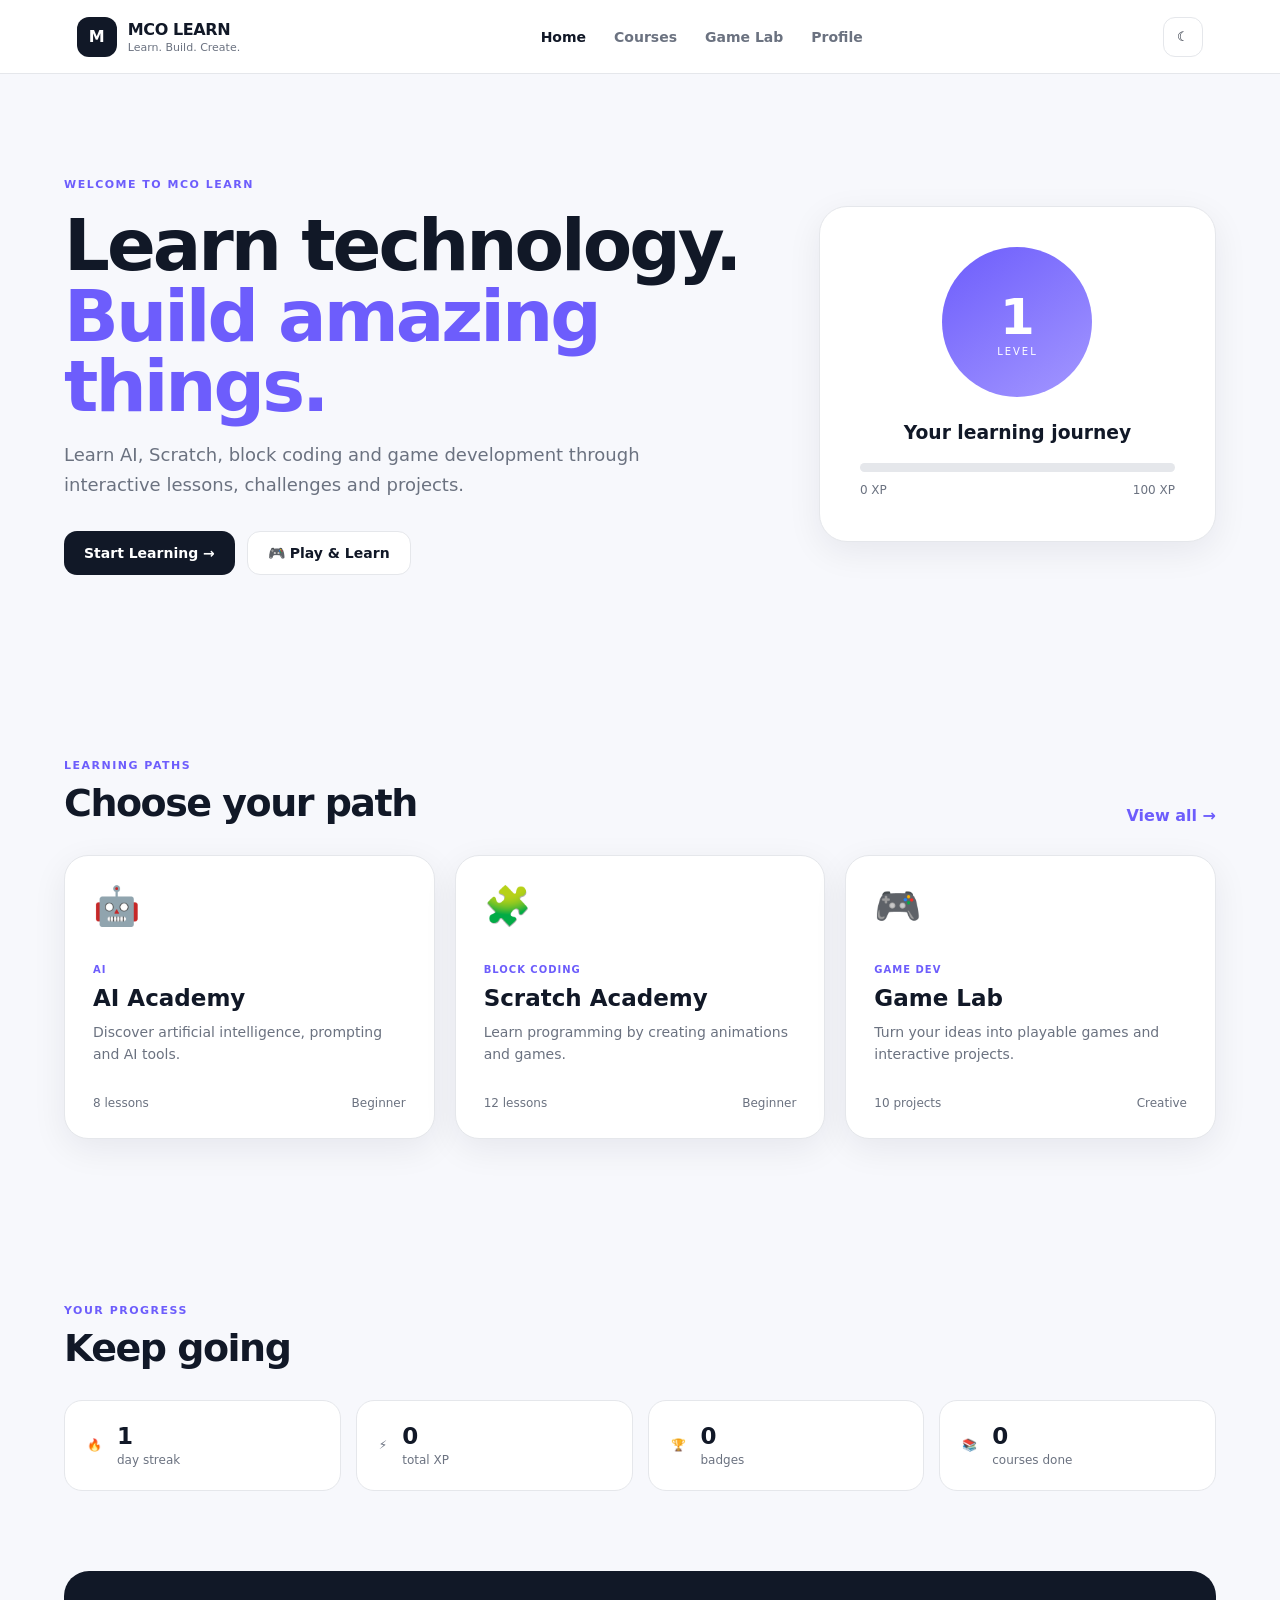
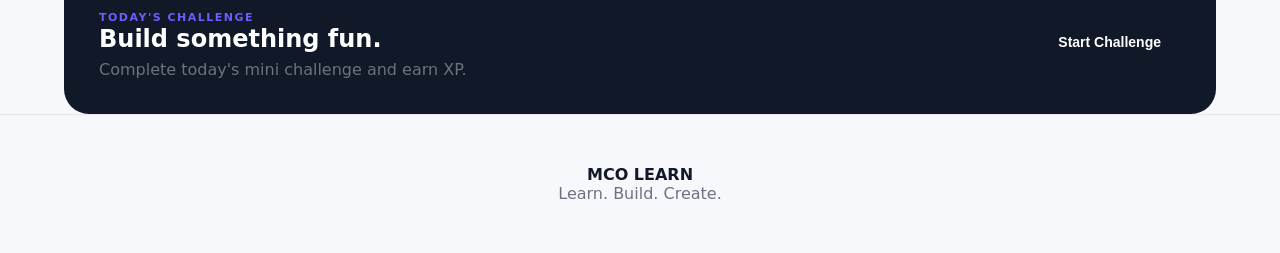
<file: index.html>
<!DOCTYPE html>
<html lang="en">
<head>
  <meta charset="UTF-8">
  <meta name="viewport" content="width=device-width, initial-scale=1.0">

  <title>MCO LEARN</title>

  <link rel="stylesheet" href="style.css">
</head>

<body>

<header class="navbar">

  <div class="brand">
    <div class="brand-icon">M</div>

    <div>
      <strong>MCO LEARN</strong>
      <span>Learn. Build. Create.</span>
    </div>
  </div>

  <nav>
    <a class="active" href="index.html">Home</a>
    <a href="courses.html">Courses</a>
    <a href="games.html">Game Lab</a>
    <a href="profile.html">Profile</a>
  </nav>

  <button id="themeBtn" class="icon-btn">☾</button>

</header>


<main class="container">

  <section class="hero">

    <div class="hero-content">

      <span class="eyebrow">WELCOME TO MCO LEARN</span>

      <h1>
        Learn technology.
        <br>
        <span>Build amazing things.</span>
      </h1>

      <p>
        Learn AI, Scratch, block coding and game development
        through interactive lessons, challenges and projects.
      </p>

      <div class="hero-buttons">
        <a href="courses.html" class="primary-btn">
          Start Learning →
        </a>

        <a href="games.html" class="secondary-btn">
          🎮 Play & Learn
        </a>
      </div>

    </div>


    <div class="hero-card">

      <div class="level-circle">
        <span id="levelNumber">1</span>
        <small>LEVEL</small>
      </div>

      <h3>Your learning journey</h3>

      <div class="progress">
        <div id="xpBar"></div>
      </div>

      <p>
        <span id="xpText">0 XP</span>
        <span>100 XP</span>
      </p>

    </div>

  </section>



  <section class="section">

    <div class="section-heading">

      <div>
        <span class="eyebrow">LEARNING PATHS</span>
        <h2>Choose your path</h2>
      </div>

      <a href="courses.html">View all →</a>

    </div>


    <div class="course-grid">

      <article class="course-card ai">

        <div class="course-icon">🤖</div>

        <span class="tag">AI</span>

        <h3>AI Academy</h3>

        <p>
          Discover artificial intelligence,
          prompting and AI tools.
        </p>

        <div class="course-bottom">
          <span>8 lessons</span>
          <span>Beginner</span>
        </div>

      </article>


      <article class="course-card scratch">

        <div class="course-icon">🧩</div>

        <span class="tag">BLOCK CODING</span>

        <h3>Scratch Academy</h3>

        <p>
          Learn programming by creating
          animations and games.
        </p>

        <div class="course-bottom">
          <span>12 lessons</span>
          <span>Beginner</span>
        </div>

      </article>


      <article class="course-card games">

        <div class="course-icon">🎮</div>

        <span class="tag">GAME DEV</span>

        <h3>Game Lab</h3>

        <p>
          Turn your ideas into playable
          games and interactive projects.
        </p>

        <div class="course-bottom">
          <span>10 projects</span>
          <span>Creative</span>
        </div>

      </article>

    </div>

  </section>



  <section class="section">

    <div class="section-heading">

      <div>
        <span class="eyebrow">YOUR PROGRESS</span>
        <h2>Keep going</h2>
      </div>

    </div>


    <div class="stats-grid">

      <div class="stat-card">

        <span class="stat-icon">🔥</span>

        <div>
          <strong id="streak">1</strong>
          <span>day streak</span>
        </div>

      </div>


      <div class="stat-card">

        <span class="stat-icon">⚡</span>

        <div>
          <strong id="totalXP">0</strong>
          <span>total XP</span>
        </div>

      </div>


      <div class="stat-card">

        <span class="stat-icon">🏆</span>

        <div>
          <strong id="badges">0</strong>
          <span>badges</span>
        </div>

      </div>


      <div class="stat-card">

        <span class="stat-icon">📚</span>

        <div>
          <strong>0</strong>
          <span>courses done</span>
        </div>

      </div>

    </div>

  </section>



  <section class="section challenge">

    <div>

      <span class="eyebrow">TODAY'S CHALLENGE</span>

      <h2>Build something fun.</h2>

      <p>
        Complete today's mini challenge and earn XP.
      </p>

    </div>

    <button class="primary-btn" onclick="completeChallenge()">
      Start Challenge
    </button>

  </section>

</main>


<footer>

  <strong>MCO LEARN</strong>

  <p>
    Learn. Build. Create.
  </p>

</footer>


<script src="app.js"></script>

</body>
</html>
</file>
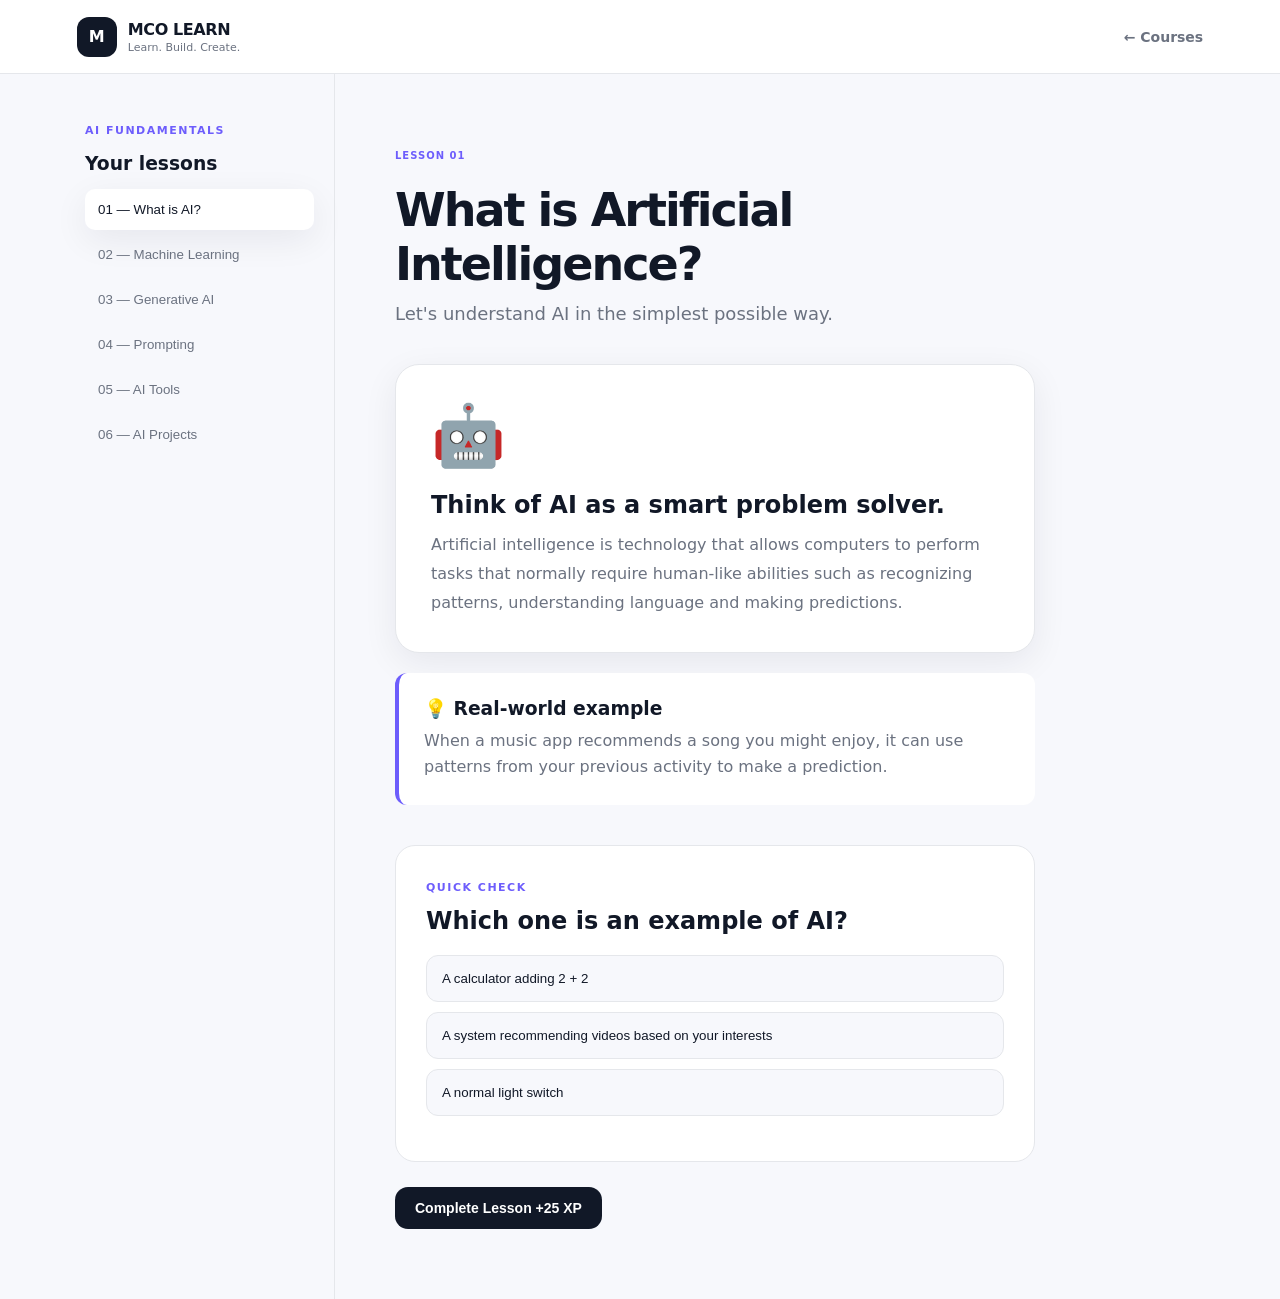
<file: course.html>
<!DOCTYPE html>
<html lang="en">

<head>

<meta charset="UTF-8">
<meta name="viewport" content="width=device-width, initial-scale=1.0">

<title>Lesson — MCO LEARN</title>

<link rel="stylesheet" href="style.css">

</head>


<body>

<header class="navbar">

<div class="brand">

<div class="brand-icon">M</div>

<div>
<strong>MCO LEARN</strong>
<span>Learn. Build. Create.</span>
</div>

</div>

<a href="courses.html" class="back">
← Courses
</a>

</header>


<main class="lesson-layout">


<aside class="lesson-sidebar">

<span class="eyebrow">AI FUNDAMENTALS</span>

<h3>Your lessons</h3>

<button class="lesson active">
01 — What is AI?
</button>

<button class="lesson">
02 — Machine Learning
</button>

<button class="lesson">
03 — Generative AI
</button>

<button class="lesson">
04 — Prompting
</button>

<button class="lesson">
05 — AI Tools
</button>

<button class="lesson">
06 — AI Projects
</button>

</aside>



<section class="lesson-content">

<span class="tag">LESSON 01</span>

<h1>What is Artificial Intelligence?</h1>

<p class="lesson-intro">
Let's understand AI in the simplest possible way.
</p>


<div class="learning-card">

<div class="big-emoji">
🤖
</div>

<h2>Think of AI as a smart problem solver.</h2>

<p>
Artificial intelligence is technology that allows
computers to perform tasks that normally require
human-like abilities such as recognizing patterns,
understanding language and making predictions.
</p>

</div>



<div class="example-box">

<h3>💡 Real-world example</h3>

<p>
When a music app recommends a song you might enjoy,
it can use patterns from your previous activity
to make a prediction.
</p>

</div>



<div class="quiz">

<span class="eyebrow">QUICK CHECK</span>

<h2>Which one is an example of AI?</h2>

<button onclick="answerQuiz(this, false)">
A calculator adding 2 + 2
</button>

<button onclick="answerQuiz(this, true)">
A system recommending videos based on your interests
</button>

<button onclick="answerQuiz(this, false)">
A normal light switch
</button>

<p id="quizResult"></p>

</div>


<button id="completeLesson" class="primary-btn" onclick="finishLesson()">
Complete Lesson +25 XP
</button>


</section>

</main>


<script src="app.js"></script>

</body>
</html>
</file>
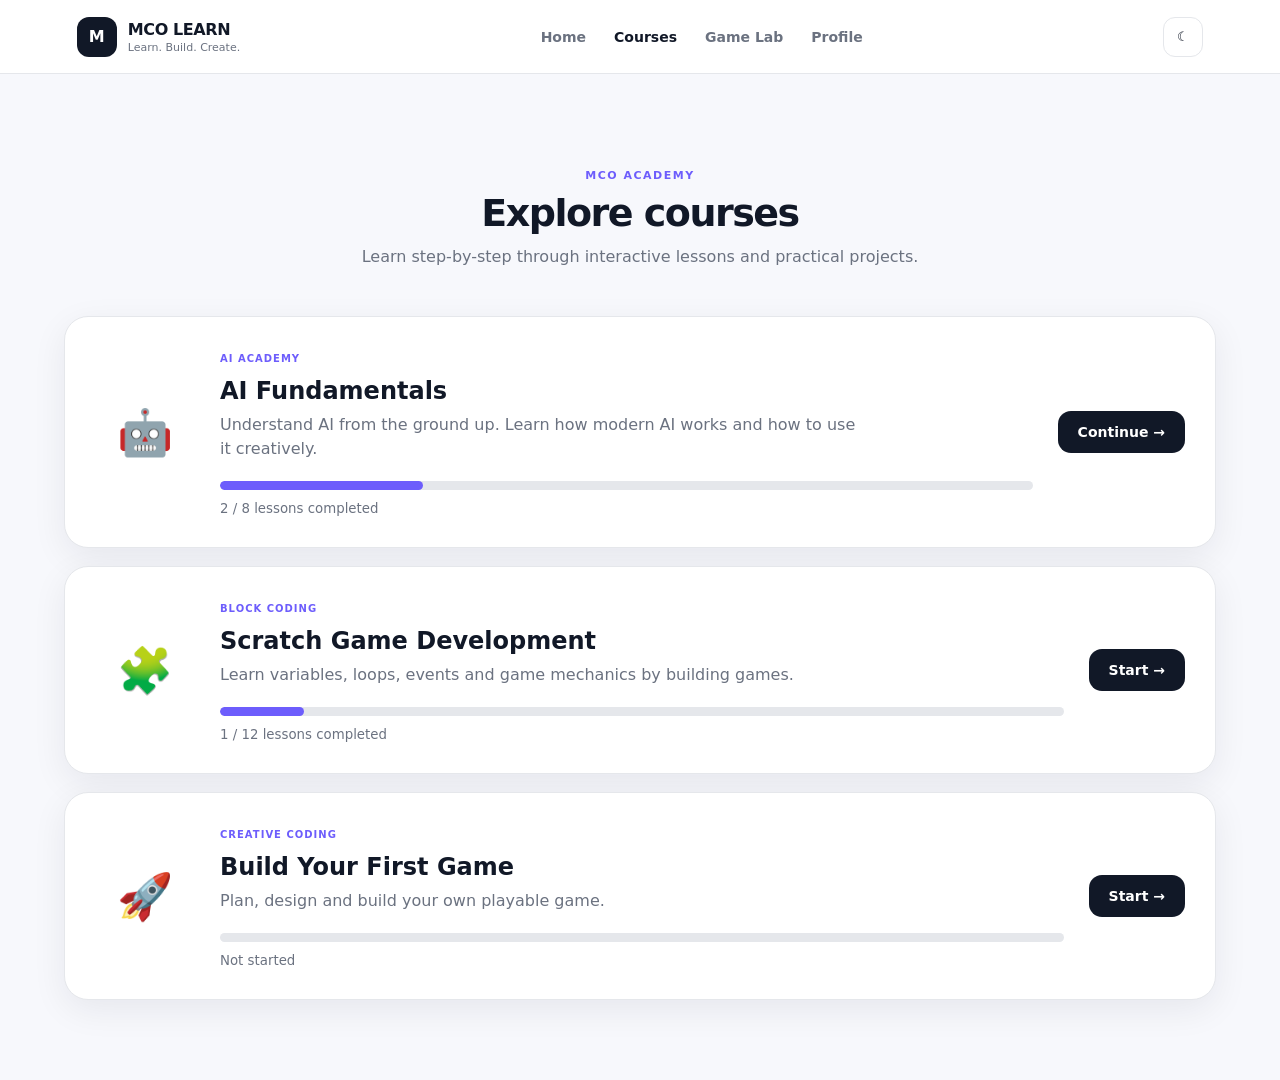
<file: courses.html>
<!DOCTYPE html>
<html lang="en">

<head>

<meta charset="UTF-8">
<meta name="viewport" content="width=device-width, initial-scale=1.0">

<title>Courses — MCO LEARN</title>

<link rel="stylesheet" href="style.css">

</head>


<body>

<header class="navbar">

<div class="brand">

<div class="brand-icon">M</div>

<div>
<strong>MCO LEARN</strong>
<span>Learn. Build. Create.</span>
</div>

</div>


<nav>

<a href="index.html">Home</a>
<a class="active" href="courses.html">Courses</a>
<a href="games.html">Game Lab</a>
<a href="profile.html">Profile</a>

</nav>

<button id="themeBtn" class="icon-btn">☾</button>

</header>


<main class="container">

<section class="page-header">

<span class="eyebrow">MCO ACADEMY</span>

<h1>Explore courses</h1>

<p>
Learn step-by-step through interactive lessons
and practical projects.
</p>

</section>


<div class="course-list">


<div class="large-course">

<div class="large-course-icon">🤖</div>

<div>

<span class="tag">AI ACADEMY</span>

<h2>AI Fundamentals</h2>

<p>
Understand AI from the ground up.
Learn how modern AI works and how
to use it creatively.
</p>

<div class="progress">

<div style="width:25%"></div>

</div>

<small>2 / 8 lessons completed</small>

</div>

<a href="course.html" class="primary-btn">
Continue →
</a>

</div>



<div class="large-course">

<div class="large-course-icon">🧩</div>

<div>

<span class="tag">BLOCK CODING</span>

<h2>Scratch Game Development</h2>

<p>
Learn variables, loops, events and
game mechanics by building games.
</p>

<div class="progress">

<div style="width:10%"></div>

</div>

<small>1 / 12 lessons completed</small>

</div>

<a href="course.html" class="primary-btn">
Start →
</a>

</div>



<div class="large-course">

<div class="large-course-icon">🚀</div>

<div>

<span class="tag">CREATIVE CODING</span>

<h2>Build Your First Game</h2>

<p>
Plan, design and build your own
playable game.
</p>

<div class="progress">

<div style="width:0%"></div>

</div>

<small>Not started</small>

</div>

<a href="course.html" class="primary-btn">
Start →
</a>

</div>


</div>

</main>


<script src="app.js"></script>

</body>
</html>
</file>
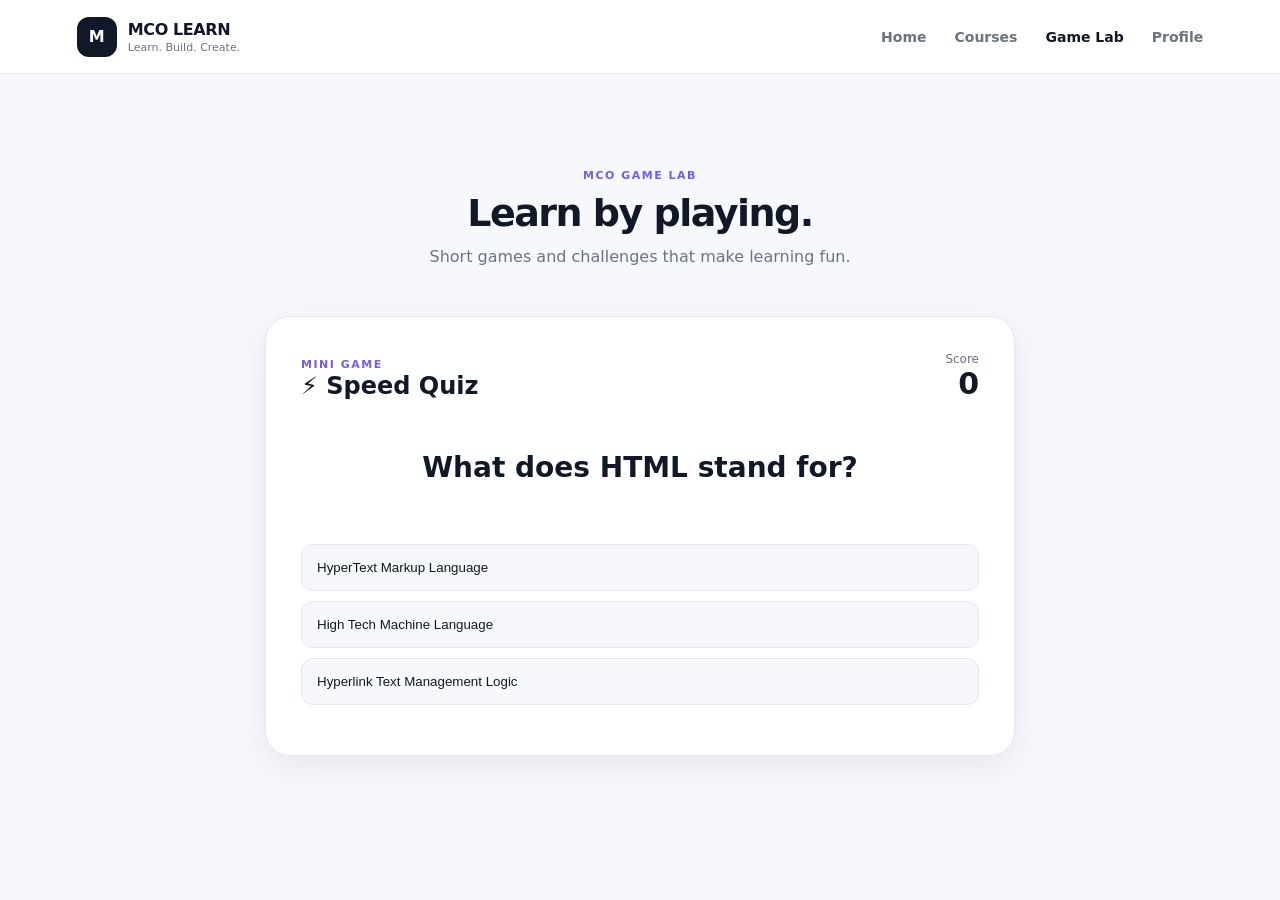
<file: games.html>
<!DOCTYPE html>
<html lang="en">

<head>

<meta charset="UTF-8">
<meta name="viewport" content="width=device-width, initial-scale=1.0">

<title>Game Lab — MCO LEARN</title>

<link rel="stylesheet" href="style.css">

</head>


<body>

<header class="navbar">

<div class="brand">

<div class="brand-icon">M</div>

<div>
<strong>MCO LEARN</strong>
<span>Learn. Build. Create.</span>
</div>

</div>


<nav>

<a href="index.html">Home</a>
<a href="courses.html">Courses</a>
<a class="active" href="games.html">Game Lab</a>
<a href="profile.html">Profile</a>

</nav>

</header>


<main class="container">

<section class="page-header">

<span class="eyebrow">MCO GAME LAB</span>

<h1>Learn by playing.</h1>

<p>
Short games and challenges that make learning fun.
</p>

</section>



<section class="game-panel">

<div class="game-top">

<div>

<span class="eyebrow">MINI GAME</span>

<h2>⚡ Speed Quiz</h2>

</div>

<div class="score">

<span>Score</span>

<strong id="score">0</strong>

</div>

</div>


<div id="gameQuestion" class="game-question">

What does HTML stand for?

</div>


<div class="answers">

<button onclick="gameAnswer(this, true)">
HyperText Markup Language
</button>

<button onclick="gameAnswer(this, false)">
High Tech Machine Language
</button>

<button onclick="gameAnswer(this, false)">
Hyperlink Text Management Logic
</button>

</div>


<p id="gameMessage"></p>

</section>

</main>


<script src="app.js"></script>

</body>
</html>
</file>
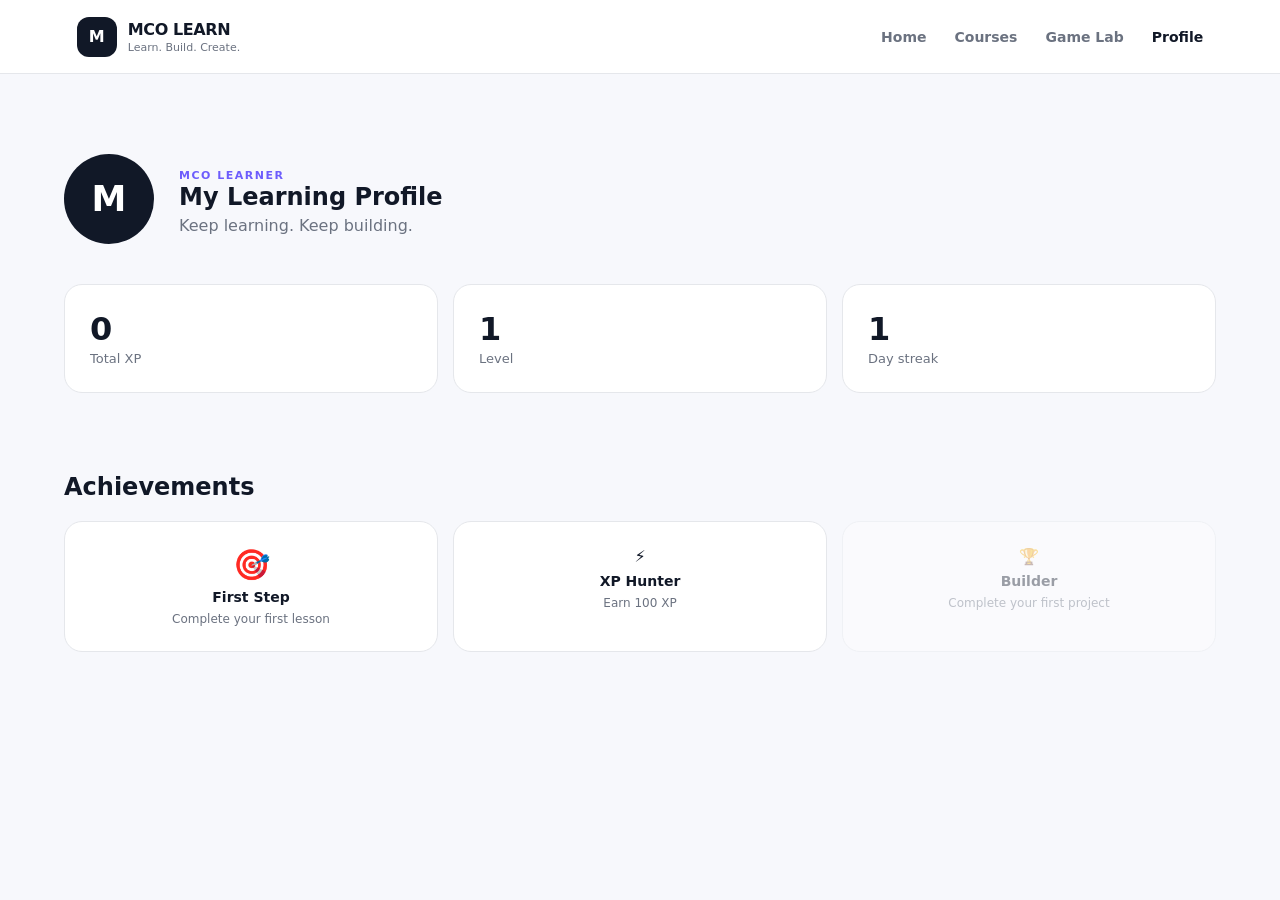
<file: profile.html>
<!DOCTYPE html>
<html lang="en">

<head>

<meta charset="UTF-8">
<meta name="viewport" content="width=device-width, initial-scale=1.0">

<title>Profile — MCO LEARN</title>

<link rel="stylesheet" href="style.css">

</head>


<body>

<header class="navbar">

<div class="brand">

<div class="brand-icon">M</div>

<div>
<strong>MCO LEARN</strong>
<span>Learn. Build. Create.</span>
</div>

</div>

<nav>

<a href="index.html">Home</a>
<a href="courses.html">Courses</a>
<a href="games.html">Game Lab</a>
<a class="active" href="profile.html">Profile</a>

</nav>

</header>



<main class="container">

<section class="profile-header">

<div class="avatar">
M
</div>

<div>

<span class="eyebrow">MCO LEARNER</span>

<h1>My Learning Profile</h1>

<p>Keep learning. Keep building.</p>

</div>

</section>



<div class="profile-stats">

<div>
<strong id="profileXP">0</strong>
<span>Total XP</span>
</div>

<div>
<strong id="profileLevel">1</strong>
<span>Level</span>
</div>

<div>
<strong>1</strong>
<span>Day streak</span>
</div>

</div>



<section class="section">

<h2>Achievements</h2>


<div class="badges">

<div class="badge">
🎯
<strong>First Step</strong>
<span>Complete your first lesson</span>
</div>


<div class="badge">
⚡
<strong>XP Hunter</strong>
<span>Earn 100 XP</span>
</div>


<div class="badge locked">
🏆
<strong>Builder</strong>
<span>Complete your first project</span>
</div>

</div>

</section>

</main>


<script src="app.js"></script>

</body>
</html>
</file>
<file: style.css>
* {
    margin: 0;
    padding: 0;
    box-sizing: border-box;
}

:root {

    --bg: #f7f8fc;
    --card: #ffffff;
    --text: #111827;
    --muted: #6b7280;
    --border: #e5e7eb;

    --primary: #6d5dfc;
    --primary-dark: #5546e8;

    --shadow:
        0 10px 35px rgba(20, 20, 40, 0.07);
}

body.dark {

    --bg: #0c0d12;
    --card: #15161d;
    --text: #f5f5f7;
    --muted: #9ca3af;
    --border: #292b35;

    --shadow:
        0 10px 35px rgba(0, 0, 0, 0.25);
}

html {
    scroll-behavior: smooth;
}

body {

    font-family:
        Inter,
        ui-sans-serif,
        system-ui,
        -apple-system,
        BlinkMacSystemFont,
        "Segoe UI",
        sans-serif;

    background: var(--bg);
    color: var(--text);

    transition:
        background .25s,
        color .25s;
}


.navbar {

    height: 74px;

    display: flex;
    align-items: center;
    justify-content: space-between;

    padding: 0 6%;

    background: var(--card);

    border-bottom: 1px solid var(--border);

    position: sticky;
    top: 0;
    z-index: 100;
}


.brand {

    display: flex;
    align-items: center;
    gap: 11px;
}


.brand-icon {

    width: 40px;
    height: 40px;

    display: grid;
    place-items: center;

    background: var(--text);
    color: var(--card);

    border-radius: 12px;

    font-weight: 900;
}


.brand strong {

    display: block;
    letter-spacing: -.4px;
}


.brand span {

    display: block;

    font-size: 11px;
    color: var(--muted);

    margin-top: 2px;
}


nav {

    display: flex;
    gap: 28px;
}


nav a,
.back {

    text-decoration: none;

    color: var(--muted);

    font-size: 14px;
    font-weight: 600;

    transition: .2s;
}


nav a:hover,
nav a.active {

    color: var(--text);
}


.icon-btn {

    border: 1px solid var(--border);

    background: var(--card);

    color: var(--text);

    width: 40px;
    height: 40px;

    border-radius: 12px;

    cursor: pointer;
}


.container {

    width: min(1180px, 90%);

    margin: auto;
}


.hero {

    min-height: 600px;

    display: grid;

    grid-template-columns:
        1.4fr
        .8fr;

    align-items: center;

    gap: 60px;
}


.eyebrow {

    font-size: 11px;

    font-weight: 800;

    letter-spacing: 1.5px;

    color: var(--primary);
}


.hero h1 {

    font-size: clamp(42px, 6vw, 72px);

    line-height: .98;

    letter-spacing: -3px;

    margin: 18px 0;
}


.hero h1 span {

    color: var(--primary);
}


.hero p {

    max-width: 620px;

    color: var(--muted);

    font-size: 18px;

    line-height: 1.7;
}


.hero-buttons {

    display: flex;

    gap: 12px;

    margin-top: 30px;
}


.primary-btn,
.secondary-btn {

    display: inline-flex;

    align-items: center;
    justify-content: center;

    padding: 13px 20px;

    border-radius: 13px;

    text-decoration: none;

    font-weight: 700;

    font-size: 14px;

    border: none;

    cursor: pointer;

    transition: .2s;
}


.primary-btn {

    background: var(--text);

    color: var(--card);
}


.primary-btn:hover {

    transform: translateY(-2px);

    box-shadow: var(--shadow);
}


.secondary-btn {

    border: 1px solid var(--border);

    color: var(--text);

    background: var(--card);
}


.hero-card {

    background: var(--card);

    border: 1px solid var(--border);

    border-radius: 28px;

    padding: 40px;

    box-shadow: var(--shadow);

    text-align: center;
}


.level-circle {

    width: 150px;
    height: 150px;

    margin: auto auto 25px;

    border-radius: 50%;

    display: flex;

    flex-direction: column;

    justify-content: center;

    align-items: center;

    background:
        linear-gradient(
            145deg,
            var(--primary),
            #a397ff
        );

    color: white;
}


.level-circle span {

    font-size: 50px;

    font-weight: 900;
}


.level-circle small {

    font-size: 10px;

    letter-spacing: 2px;
}


.progress {

    height: 9px;

    background: var(--border);

    border-radius: 100px;

    overflow: hidden;

    margin: 20px 0 8px;
}


.progress div,
#xpBar {

    height: 100%;

    background: var(--primary);

    border-radius: inherit;

    transition: width .5s ease;
}


.hero-card p {

    display: flex;

    justify-content: space-between;

    font-size: 12px;

    color: var(--muted);
}


.section {

    padding: 80px 0;
}


.section-heading {

    display: flex;

    justify-content: space-between;

    align-items: end;

    margin-bottom: 30px;
}


.section-heading h2,
.page-header h1 {

    font-size: 38px;

    letter-spacing: -1.5px;

    margin-top: 8px;
}


.section-heading a {

    color: var(--primary);

    text-decoration: none;

    font-weight: 700;
}


.course-grid {

    display: grid;

    grid-template-columns:
        repeat(3, 1fr);

    gap: 20px;
}


.course-card {

    padding: 28px;

    background: var(--card);

    border: 1px solid var(--border);

    border-radius: 24px;

    min-height: 280px;

    transition: .25s;

    box-shadow: var(--shadow);
}


.course-card:hover {

    transform: translateY(-6px);
}


.course-icon {

    font-size: 38px;

    margin-bottom: 30px;
}


.tag {

    display: inline-block;

    font-size: 10px;

    letter-spacing: 1px;

    font-weight: 800;

    color: var(--primary);

    margin-bottom: 10px;
}


.course-card h3 {

    font-size: 23px;

    margin-bottom: 10px;
}


.course-card p {

    color: var(--muted);

    line-height: 1.6;

    font-size: 14px;
}


.course-bottom {

    display: flex;

    justify-content: space-between;

    color: var(--muted);

    font-size: 12px;

    margin-top: 30px;
}


.stats-grid {

    display: grid;

    grid-template-columns:
        repeat(4, 1fr);

    gap: 15px;
}


.stat-card {

    display: flex;

    align-items: center;

    gap: 15px;

    padding: 22px;

    background: var(--card);

    border: 1px solid var(--border);

    border-radius: 18px;
}


.stat-icon {

    font-size: 28px;
}


.stat-card strong {

    display: block;

    font-size: 23px;
}


.stat-card span {

    color: var(--muted);

    font-size: 12px;
}


.challenge {

    display: flex;

    justify-content: space-between;

    align-items: center;

    padding: 35px;

    border-radius: 25px;

    background: var(--text);

    color: var(--card);
}


.challenge p {

    color: var(--muted);

    margin-top: 7px;
}


.page-header {

    padding: 90px 0 50px;

    text-align: center;
}


.page-header p {

    color: var(--muted);

    margin-top: 12px;
}


.course-list {

    display: grid;

    gap: 18px;

    padding-bottom: 80px;
}


.large-course {

    display: grid;

    grid-template-columns:
        100px 1fr auto;

    align-items: center;

    gap: 25px;

    padding: 30px;

    background: var(--card);

    border: 1px solid var(--border);

    border-radius: 24px;

    box-shadow: var(--shadow);
}


.large-course-icon {

    font-size: 45px;

    text-align: center;
}


.large-course h2 {

    margin: 3px 0 8px;
}


.large-course p {

    color: var(--muted);

    line-height: 1.5;

    max-width: 650px;
}


.large-course small {

    color: var(--muted);
}


.lesson-layout {

    display: grid;

    grid-template-columns: 270px 1fr;

    max-width: 1150px;

    width: 90%;

    margin: auto;
}


.lesson-sidebar {

    padding: 45px 20px;

    border-right: 1px solid var(--border);

    min-height: calc(100vh - 74px);
}


.lesson-sidebar h3 {

    margin: 15px 0;
}


.lesson {

    width: 100%;

    text-align: left;

    border: none;

    background: transparent;

    color: var(--muted);

    padding: 13px;

    border-radius: 10px;

    cursor: pointer;

    margin-bottom: 4px;
}


.lesson.active {

    background: var(--card);

    color: var(--text);

    box-shadow: var(--shadow);
}


.lesson-content {

    max-width: 760px;

    padding: 70px 60px;
}


.lesson-content h1 {

    font-size: 46px;

    letter-spacing: -2px;

    margin: 12px 0;
}


.lesson-intro {

    color: var(--muted);

    font-size: 18px;
}


.learning-card {

    margin: 40px 0 20px;

    padding: 35px;

    border-radius: 24px;

    background: var(--card);

    border: 1px solid var(--border);

    box-shadow: var(--shadow);
}


.big-emoji {

    font-size: 60px;

    margin-bottom: 20px;
}


.learning-card h2 {

    margin-bottom: 12px;
}


.learning-card p {

    color: var(--muted);

    line-height: 1.8;
}


.example-box {

    padding: 25px;

    border-left: 4px solid var(--primary);

    background: var(--card);

    border-radius: 12px;

    margin-bottom: 40px;
}


.example-box p {

    color: var(--muted);

    margin-top: 8px;

    line-height: 1.6;
}


.quiz {

    padding: 30px;

    background: var(--card);

    border: 1px solid var(--border);

    border-radius: 20px;

    margin-bottom: 25px;
}


.quiz h2 {

    margin: 12px 0 20px;
}


.quiz button,
.answers button {

    display: block;

    width: 100%;

    text-align: left;

    padding: 15px;

    border: 1px solid var(--border);

    border-radius: 12px;

    background: var(--bg);

    color: var(--text);

    margin-top: 10px;

    cursor: pointer;

    transition: .2s;
}


.quiz button:hover,
.answers button:hover {

    border-color: var(--primary);

    transform: translateX(3px);
}


#quizResult,
#gameMessage {

    margin-top: 15px;

    font-weight: 700;
}


.game-panel {

    max-width: 750px;

    margin: auto auto 100px;

    padding: 35px;

    background: var(--card);

    border: 1px solid var(--border);

    border-radius: 25px;

    box-shadow: var(--shadow);
}


.game-top {

    display: flex;

    justify-content: space-between;

    align-items: center;
}


.score {

    text-align: right;
}


.score span {

    display: block;

    color: var(--muted);

    font-size: 12px;
}


.score strong {

    font-size: 30px;
}


.game-question {

    padding: 50px 20px;

    text-align: center;

    font-size: 28px;

    font-weight: 800;
}


.profile-header {

    display: flex;

    align-items: center;

    gap: 25px;

    padding: 80px 0 40px;
}


.avatar {

    width: 90px;
    height: 90px;

    border-radius: 50%;

    display: grid;
    place-items: center;

    background: var(--text);

    color: var(--card);

    font-size: 35px;

    font-weight: 900;
}


.profile-header p {

    color: var(--muted);

    margin-top: 5px;
}


.profile-stats {

    display: grid;

    grid-template-columns:
        repeat(3, 1fr);

    gap: 15px;
}


.profile-stats > div {

    background: var(--card);

    border: 1px solid var(--border);

    padding: 25px;

    border-radius: 18px;
}


.profile-stats strong {

    display: block;

    font-size: 32px;
}


.profile-stats span {

    color: var(--muted);

    font-size: 13px;
}


.badges {

    display: grid;

    grid-template-columns:
        repeat(3, 1fr);

    gap: 15px;

    margin-top: 20px;
}


.badge {

    padding: 25px;

    background: var(--card);

    border: 1px solid var(--border);

    border-radius: 18px;

    text-align: center;
}


.badge:first-child {

    font-size: 30px;
}


.badge strong,
.badge span {

    display: block;

    font-size: 14px;

    margin-top: 7px;
}


.badge span {

    color: var(--muted);

    font-size: 12px;
}


.locked {

    opacity: .4;
}


footer {

    padding: 50px 6%;

    border-top: 1px solid var(--border);

    color: var(--muted);

    text-align: center;
}


footer strong {

    color: var(--text);
}


@media(max-width: 800px) {

    nav {

        display: none;
    }

    .hero {

        grid-template-columns: 1fr;

        padding: 70px 0;
    }

    .hero-card {

        max-width: 500px;

        width: 100%;

        margin: auto;
    }

    .course-grid {

        grid-template-columns: 1fr;
    }

    .stats-grid {

        grid-template-columns:
            repeat(2, 1fr);
    }

    .large-course {

        grid-template-columns: 1fr;

        text-align: center;
    }

    .large-course p {

        margin: auto;
    }

    .lesson-layout {

        grid-template-columns: 1fr;
    }

    .lesson-sidebar {

        display: none;
    }

    .lesson-content {

        padding: 50px 0;
    }

    .lesson-content h1 {

        font-size: 38px;
    }

    .challenge {

        flex-direction: column;

        align-items: flex-start;

        gap: 25px;
    }

    .profile-stats,
    .badges {

        grid-template-columns: 1fr;
    }

}


@media(max-width: 480px) {

    .navbar {

        padding: 0 5%;
    }

    .container {

        width: 92%;
    }

    .hero h1 {

        font-size: 43px;

        letter-spacing: -2px;
    }

    .hero-buttons {

        flex-direction: column;
    }

    .primary-btn,
    .secondary-btn {

        width: 100%;
    }

    .stats-grid {

        grid-template-columns: 1fr;
    }

}
</file>
